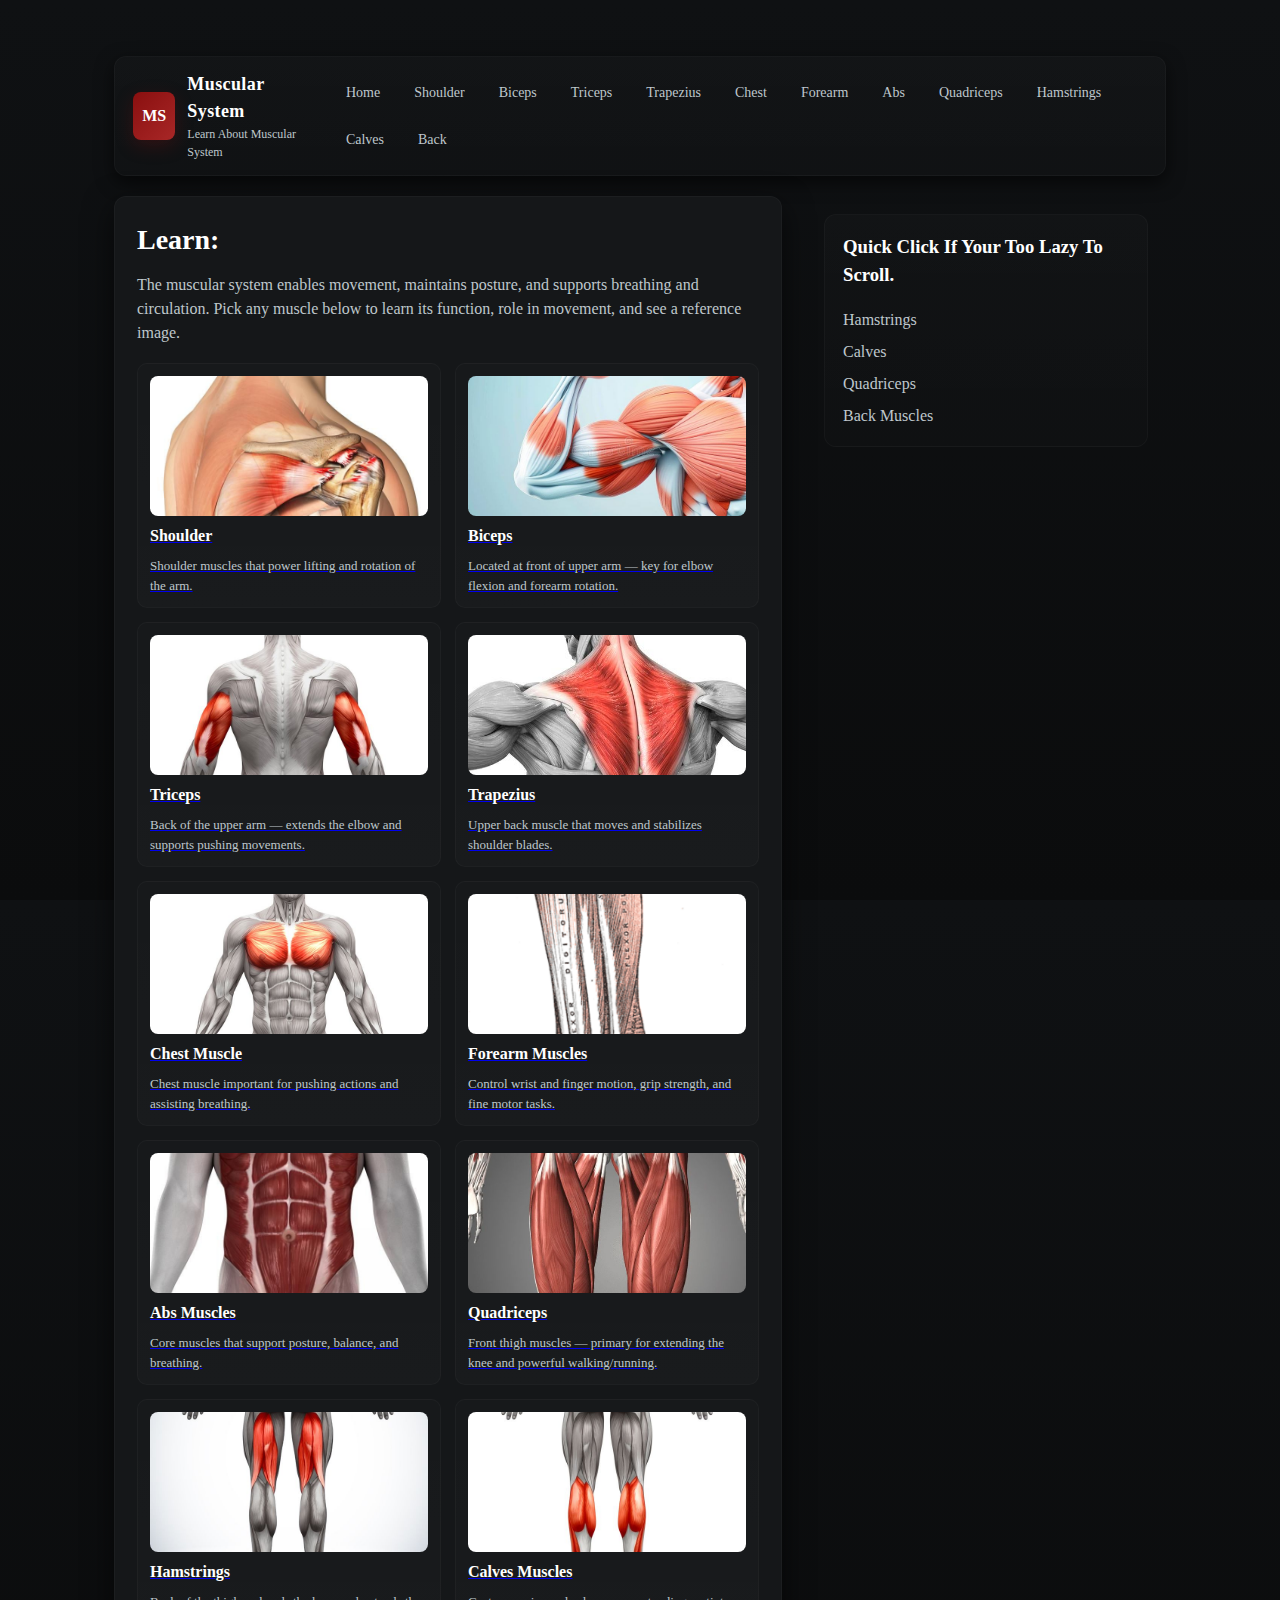
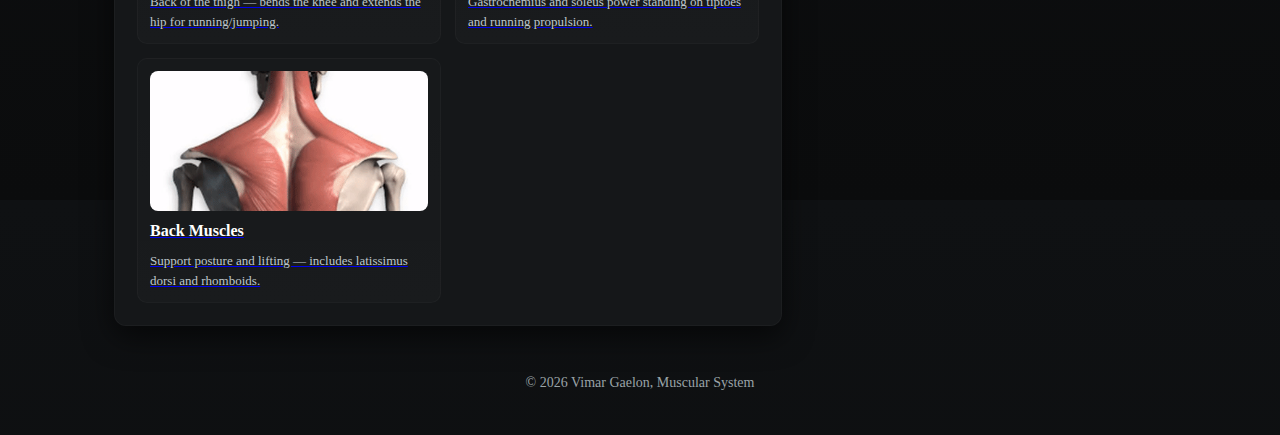
<file: index.html>
<!doctype html>
<html lang="en">
<head>
  <meta charset="utf-8" />
  <meta name="viewport" content="width=device-width,initial-scale=1" />
  <title>Muscular System — Interactive Sytem.Home</title>
  <link rel="stylesheet" href="css/styles.css">
</head>

<body>
  <div class="container">
    <header class="site-header">
      <div class="brand">
        <div class="logo">MS</div>
        <div>
          <h1>Muscular System</h1>
          <div style="font-size:12px; color:var(--muted)">Learn About Muscular System</div>
        </div>
      </div>

      <nav class="nav" aria-label="Primary">
        <a href="index.html">Home</a>
        <a href="shoulder.html">Shoulder</a>
        <a href="biceps.html">Biceps</a>
        <a href="triceps.html">Triceps</a>
        <a href="trapezius.html">Trapezius</a>
        <a href="chest.html">Chest</a>
        <a href="forearm.html">Forearm</a>
        <a href="abs.html">Abs</a>
        <a href="quadriceps.html">Quadriceps</a>
        <a href="hamstrings.html">Hamstrings</a>
        <a href="calves.html">Calves</a>
        <a href="back.html">Back</a>
      </nav>
    </header>

    <section class="hero">
      <div class="hero-card">
        <h2>Learn:</h2>
        <p>The muscular system enables movement, maintains posture, and supports breathing and circulation. Pick any muscle below to learn its function, role in movement, and see a reference image.</p>

        <div class="grid" style="margin-top:16px;">
          
          <a class="card" href="shoulder.html">
            <img src="images/shoulder.jpg" alt="Shoulder  ">
            <h3>Shoulder</h3>
            <p>Shoulder muscles that power lifting and rotation of the arm.</p>
          </a>

          <a class="card" href="biceps.html">
            <img src="images/biceps.jpg" alt="Biceps">
            <h3>Biceps</h3>
            <p>Located at front of upper arm — key for elbow flexion and forearm rotation.</p>
          </a>

          <a class="card" href="triceps.html">
            <img src="images/triceps.jpg" alt="Triceps">
            <h3>Triceps</h3>
            <p>Back of the upper arm — extends the elbow and supports pushing movements.</p>
          </a>

          <a class="card" href="trapezius.html">
            <img src="images/trapezius.jpg" alt="Trapezius">
            <h3>Trapezius</h3>
            <p>Upper back muscle that moves and stabilizes shoulder blades.</p>
          </a>

          <a class="card" href="chest.html">
            <img src="images/chest.jpg" alt="Chest Major">
            <h3>Chest Muscle</h3>
            <p>Chest muscle important for pushing actions and assisting breathing.</p>
          </a>

          <a class="card" href="forearm.html">
            <img src="images/forearm.png" alt="Forearm Muscles">
            <h3>Forearm Muscles</h3>
            <p>Control wrist and finger motion, grip strength, and fine motor tasks.</p>
          </a>

          <a class="card" href="abs.html">
            <img src="images/abs.jpg" alt="Abs Muscles">
            <h3>Abs Muscles</h3>
            <p> Core muscles that support posture, balance, and breathing.</p>
          </a>

          <a class="card" href="quadriceps.html">
            <img src="images/quadriceps.jpg" alt="Quadriceps">
            <h3>Quadriceps</h3>
            <p>Front thigh muscles — primary for extending the knee and powerful walking/running.</p>
          </a>

          <a class="card" href="hamstrings.html">
            <img src="images/hamstring.jpg" alt="Hamstrings">
            <h3>Hamstrings</h3>
            <p>Back of the thigh — bends the knee and extends the hip for running/jumping.</p>
          </a>

          <a class="card" href="calves.html">
            <img src="images/calves.jpg" alt="Calves Muscles">
            <h3>Calves Muscles</h3>
            <p>Gastrocnemius and soleus power standing on tiptoes and running propulsion.</p>
          </a>

          <a class="card" href="back.html">
            <img src="images/back.gif" alt="Back Muscles">
            <h3>Back Muscles</h3>
            <p>Support posture and lifting — includes latissimus dorsi and rhomboids.</p>
          </a>
        </div>
      </div>

      <!--don't forger to make a quick link-->
      <aside style="padding:18px; align-self:start;">
        <div style="background:linear-gradient(180deg, rgba(255,255,255,0.02), rgba(255,255,255,0.01)); padding:18px; border-radius:12px; border:1px solid rgba(255,255,255,0.03);">
          <h3 style="color:white; margin-top:0">Quick Click If Your Too Lazy To Scroll.</h3>
          <div style="display:flex;flex-direction:column; gap:8px;">
            <a href="hamstrings.html" style="color:var(--muted); text-decoration:none;">Hamstrings</a>
            <a href="calves.html" style="color:var(--muted); text-decoration:none;">Calves</a>
            <a href="quadriceps.html" style="color:var(--muted); text-decoration:none;">Quadriceps</a>
            <a href="back.html" style="color:var(--muted); text-decoration:none;">Back Muscles</a>
          </div>
        </div>
      </aside>
    </section>

    <footer class="site-footer">
      © <span id="year"></span> Vimar Gaelon, Muscular System 
    </footer>
  </div>

  <script>
    
    document.getElementById('year').textContent = new Date().getFullYear();
  </script>
</body>
</html>
</file>
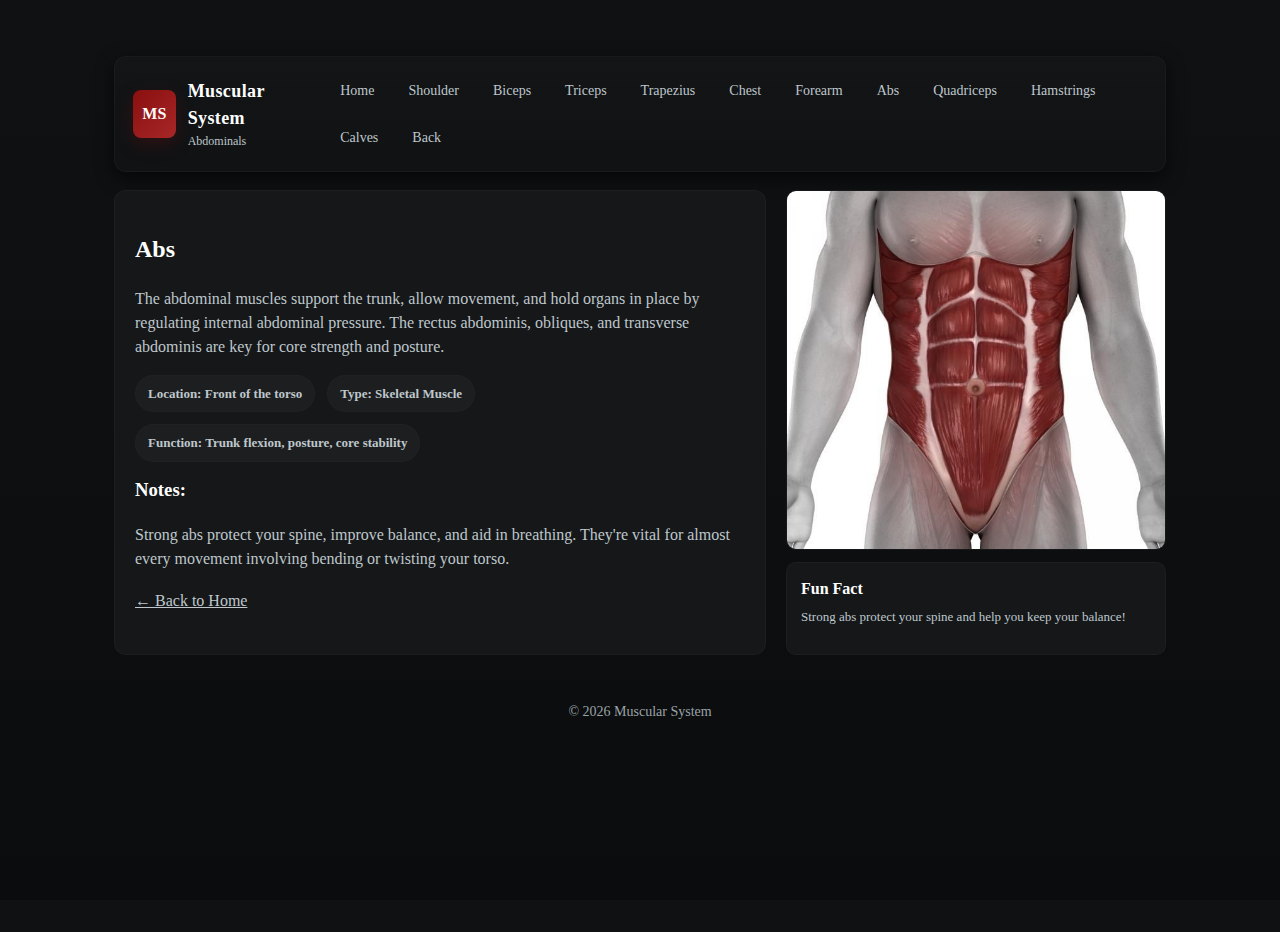
<file: abs.html>
<!doctype html>
<html lang="en">
<head>
  <meta charset="utf-8" />
  <meta name="viewport" content="width=device-width,initial-scale=1" />
  <title>Abs — Muscular System</title>
  <link rel="stylesheet" href="css/styles.css">
</head>

<body>
  <div class="container">
    <header class="site-header">
      <div class="brand">
        <div class="logo">MS</div>
        <div>
          <h1>Muscular System</h1>
          <div style="font-size:12px; color:var(--muted)">Abdominals</div>
        </div>
      </div>


      <nav class="nav">
        <a href="index.html">Home</a>
        <a href="shoulder.html">Shoulder</a>
        <a href="biceps.html">Biceps</a>
        <a href="triceps.html">Triceps</a>
        <a href="trapezius.html">Trapezius</a>
        <a href="chest.html">Chest</a>
        <a href="forearm.html">Forearm</a>
        <a href="abs.html">Abs</a>
        <a href="quadriceps.html">Quadriceps</a>
        <a href="hamstrings.html">Hamstrings</a>
        <a href="calves.html">Calves</a>
        <a href="back.html">Back</a>
      </nav>
    </header>


    <main class="detail">
      <div class="panel">
        <h2 style="color:white">Abs</h2>
        <p style="color:var(--muted)">
          The abdominal muscles support the trunk, allow movement, and hold organs in place by regulating internal abdominal pressure.
          The rectus abdominis, obliques, and transverse abdominis are key for core strength and posture.
        </p>


        <div class="kv" style="margin-top:12px;">
          <div class="pill">Location: Front of the torso</div>
          <div class="pill">Type: Skeletal Muscle</div>
          <div class="pill">Function: Trunk flexion, posture, core stability</div>
        </div>


        <h3 style="color:white; margin-top:14px">Notes:</h3>
        <p style="color:var(--muted)">
          Strong abs protect your spine, improve balance, and aid in breathing. They're vital for almost every movement involving bending or twisting your torso.
        </p>


        <p style="margin-top:18px">
          <a href="index.html" style="color:var(--muted); text-decoration:underline">← Back to Home</a>
        </p>
      </div>


      <aside>
        <img src="images/abs.jpg" alt="Abdominal Muscles">
        <div style="margin-top:12px; padding:14px; background:var(--card); border-radius:10px; border:1px solid rgba(255,255,255,0.03);">
          <h4 style="margin:0; color:white">Fun Fact</h4>
          <p style="color:var(--muted); font-size:13px; margin-top:6px;">
            Strong abs protect your spine and help you keep your balance!
          </p>

        </div>
      </aside>
    </main>

    <footer class="site-footer">© <span id="year-abs"></span> Muscular System</footer>
  </div>
<script>document.getElementById('year-abs').textContent=new Date().getFullYear();</script>
</body>
</html>
</file>
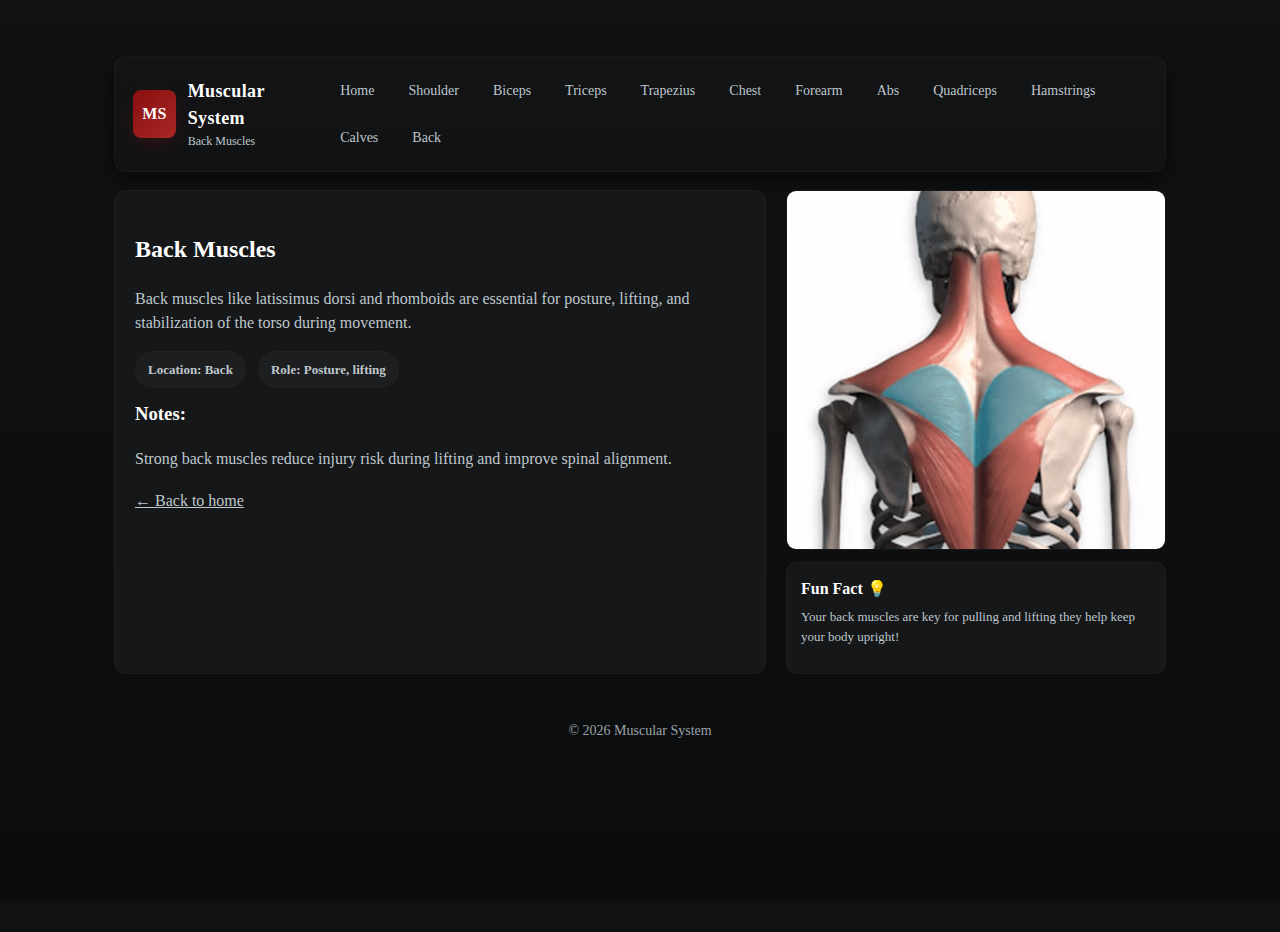
<file: back.html>
<!doctype html>
<html lang="en">
<head><meta charset="utf-8"><meta name="viewport" content="width=device-width,initial-scale=1">
  <title>Back Muscles — Muscular System</title>
  <link rel="stylesheet" href="css/styles.css">
</head>

<body>

  <div class="container">
    <header class="site-header">
      <div class="brand"><div class="logo">MS</div>
      <div><h1>Muscular System</h1>
        <div style="font-size:12px; color:var(--muted)">Back Muscles</div>
      </div>
      </div>


      <nav class="nav">
        <a href="index.html">Home</a>
        <a href="shoulder.html">Shoulder</a>
        <a href="biceps.html">Biceps</a>
        <a href="triceps.html">Triceps</a>
        <a href="trapezius.html">Trapezius</a>
        <a href="chest.html">Chest</a>
        <a href="forearm.html">Forearm</a>
        <a href="abs.html">Abs</a>
        <a href="quadriceps.html">Quadriceps</a>
        <a href="hamstrings.html">Hamstrings</a>
        <a href="calves.html">Calves</a>
        <a href="back.html">Back</a>
      </nav>
    </header>


    <main class="detail">
      <div class="panel">
        <h2 style="color:white">Back Muscles</h2>
        <p style="color:var(--muted)">Back muscles like latissimus dorsi and rhomboids are essential for posture, lifting, and stabilization of the torso during movement.</p>
        <div class="kv" style="margin-top:12px;"><div class="pill">Location: Back</div>
        <div class="pill">Role: Posture, lifting</div>
      </div>

        <h3 style="color:white; margin-top:12px">Notes:</h3>
        <p style="color:var(--muted)">Strong back muscles reduce injury risk during lifting and improve spinal alignment.</p>
        <p style="margin-top:18px"><a href="index.html" style="color:var(--muted); text-decoration:underline">← Back to home</a></p>
     
      </div>


      <aside>
        <img src="images/back.gif" alt="Back Muscles">
        <div style="margin-top:12px; padding:14px; background:var(--card); border-radius:10px; border:1px solid rgba(255,255,255,0.03);">
          <h4 style="margin:0; color:white">Fun Fact 💡</h4>
          <p style="color:var(--muted); font-size:13px; margin-top:6px;">
            Your back muscles are key for pulling and lifting they help keep your body upright!
          </p>

        </div>
      </aside>
    </main>


    <footer class="site-footer">© <span id="year-back"></span> Muscular System</footer>
  </div>
<script>document.getElementById('year-back').textContent=new Date().getFullYear();</script>
</body>
</html>
</file>
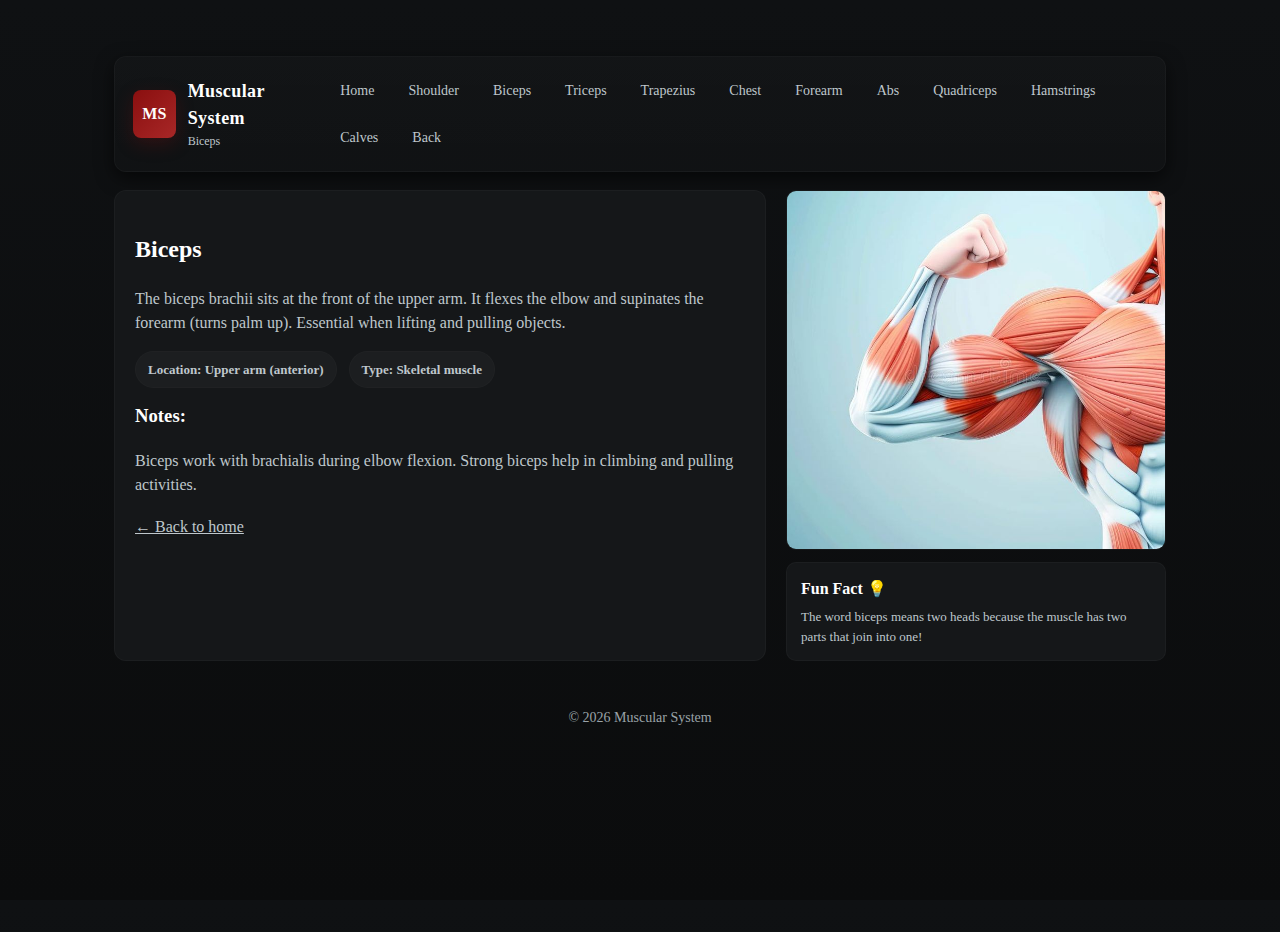
<file: biceps.html>
<!doctype html>
<html lang="en">
<head><meta charset="utf-8" /><meta name="viewport" content="width=device-width,initial-scale=1" />
  <title>Biceps — Muscular System</title>
  <link rel="stylesheet" href="css/styles.css">
</head>

<body>
  <div class="container">
    <header class="site-header">
      <div class="brand"><div class="logo">MS</div><div><h1>Muscular System</h1><div style="font-size:12px; color:var(--muted)">Biceps</div></div></div>
      <nav class="nav">

        <a href="index.html">Home</a>
        <a href="shoulder.html">Shoulder</a>
        <a href="biceps.html">Biceps</a>
        <a href="triceps.html">Triceps</a>
        <a href="trapezius.html">Trapezius</a>
        <a href="chest.html">Chest</a>
        <a href="forearm.html">Forearm</a>
        <a href="abs.html">Abs</a>
        <a href="quadriceps.html">Quadriceps</a>
        <a href="hamstrings.html">Hamstrings</a>
        <a href="calves.html">Calves</a>
        <a href="back.html">Back</a>
      </nav>
    </header>


    <main class="detail">
      <div class="panel">
        <h2 style="color:white">Biceps</h2>
        <p style="color:var(--muted)">The biceps brachii sits at the front of the upper arm. It flexes the elbow and supinates the forearm (turns palm up). Essential when lifting and pulling objects.</p>
        <div class="kv" style="margin-top:12px;"><div class="pill">Location: Upper arm (anterior)</div>
        <div class="pill">Type: Skeletal muscle</div></div>
        
        <h3 style="color:white; margin-top:14px"> Notes:</h3>
        <p style="color:var(--muted)">Biceps work with brachialis during elbow flexion. Strong biceps help in climbing and pulling activities.</p>
        <p style="margin-top:18px"><a href="index.html" style="color:var(--muted); text-decoration:underline">← Back to home</a></p>
      </div>


      <aside>
        <img src="images/biceps.jpg" alt="Biceps">
        <div style="margin-top:12px; padding:14px; background:var(--card); border-radius:10px; border:1px solid rgba(255,255,255,0.03);">
          <h4 style="margin:0; color:white">Fun Fact 💡</h4>
          <p style="margin:6px 0 0 0; color:var(--muted); font-size:13px">
            The word biceps means two heads because the muscle has two parts that join into one!
          </p>
        
        </div>
      </aside>
    </main>


    <footer class="site-footer">© <span id="year-b"></span> Muscular System</footer>
  </div>
<script>document.getElementById('year-b').textContent=new Date().getFullYear();</script>
</body>
</html>
</file>
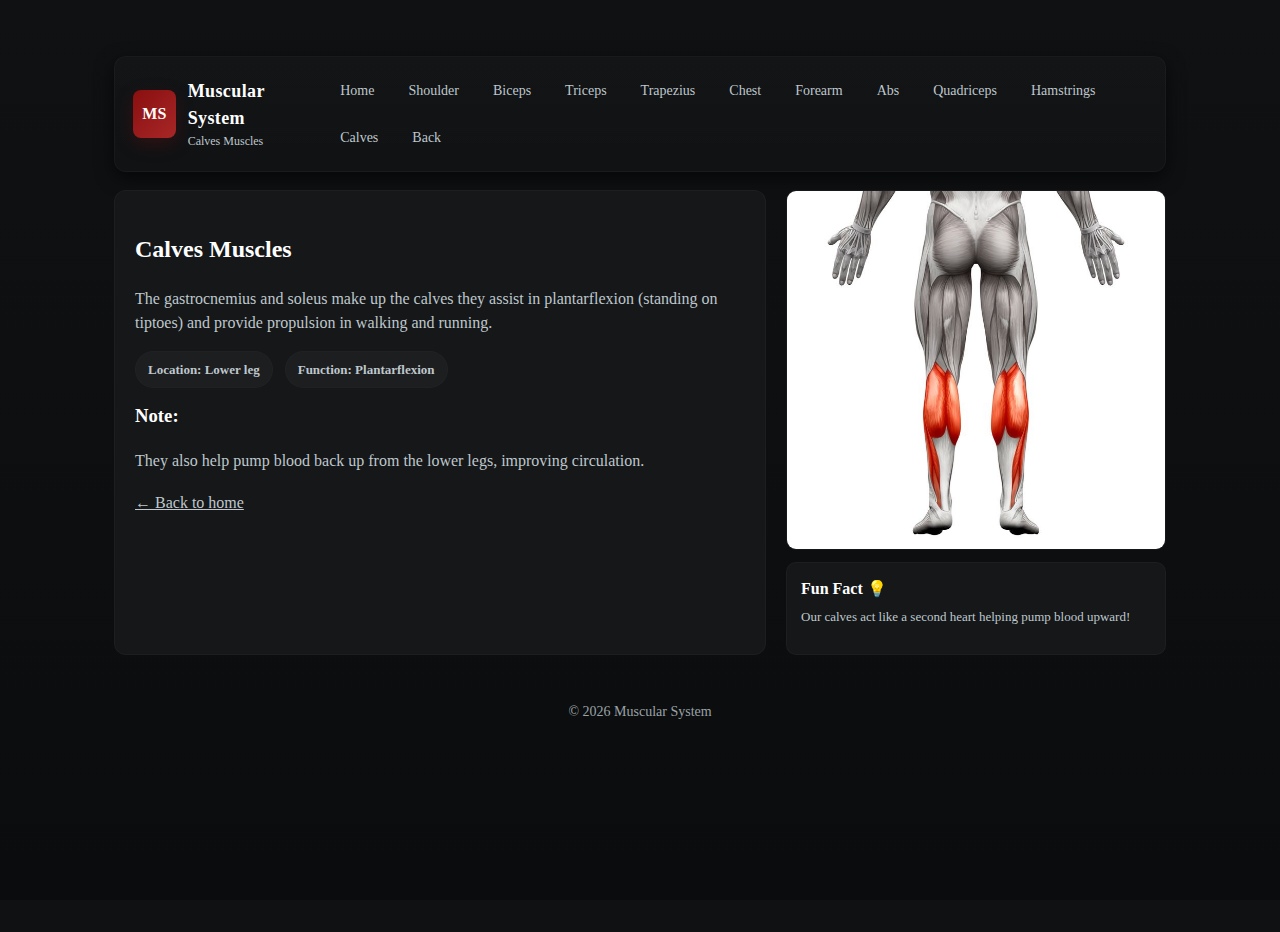
<file: calves.html>
<!doctype html>
<html lang="en">
<head><meta charset="utf-8"><meta name="viewport" content="width=device-width,initial-scale=1">
  <title>Calves Muscles — Muscular System</title>
  <link rel="stylesheet" href="css/styles.css">
</head>

<body>
  <div class="container">
    <header class="site-header">
      <div class="brand"><div class="logo">MS</div><div><h1>Muscular System</h1><div style="font-size:12px; color:var(--muted)">Calves Muscles</div></div></div>
      
      <nav class="nav">
       <a href="index.html">Home</a>
        <a href="shoulder.html">Shoulder</a>
        <a href="biceps.html">Biceps</a>
        <a href="triceps.html">Triceps</a>
        <a href="trapezius.html">Trapezius</a>
        <a href="chest.html">Chest</a>
        <a href="forearm.html">Forearm</a>
        <a href="abs.html">Abs</a>
        <a href="quadriceps.html">Quadriceps</a>
        <a href="hamstrings.html">Hamstrings</a>
        <a href="calves.html">Calves</a>
        <a href="back.html">Back</a>
      </nav>
    </header>

    <main class="detail">
      <div class="panel">
        <h2 style="color:white">Calves Muscles</h2>
        <p style="color:var(--muted)">The gastrocnemius and soleus make up the calves they assist in 
          plantarflexion (standing on tiptoes) and provide propulsion in walking and running.</p>
        <div class="kv" style="margin-top:12px;"><div class="pill">Location: Lower leg</div>
        <div class="pill">Function: Plantarflexion</div></div>  

          <h3 style="color: white; margin-top: 14px;">Note:</h3>
          <p style="color: var(--muted);">They also help pump blood back up from the lower legs, improving circulation.</p>
          <p style="margin-top:18px"><a href="index.html" style="color:var(--muted); text-decoration:underline">← Back to home</a></p>
      </div>

      <aside>
        <img src="images/calves.jpg" alt="Calves Muscles">
        <div style="margin-top:12px; padding:14px; background:var(--card); border-radius:10px; 
         border:1px solid rgba(255,255,255,0.03);">
          <h4 style="margin:0; color:white">Fun Fact 💡</h4>
          <p style="color:var(--muted); font-size:13px; margin-top:6px;"> 
            Our calves act like a second heart helping pump blood upward!
          </p>

        </div>
      </aside>
    </main>

    <footer class="site-footer">© <span id="year-c"></span> Muscular System</footer>
  </div>
<script>document.getElementById('year-c').textContent=new Date().getFullYear();</script>
</body>
</html>
</file>
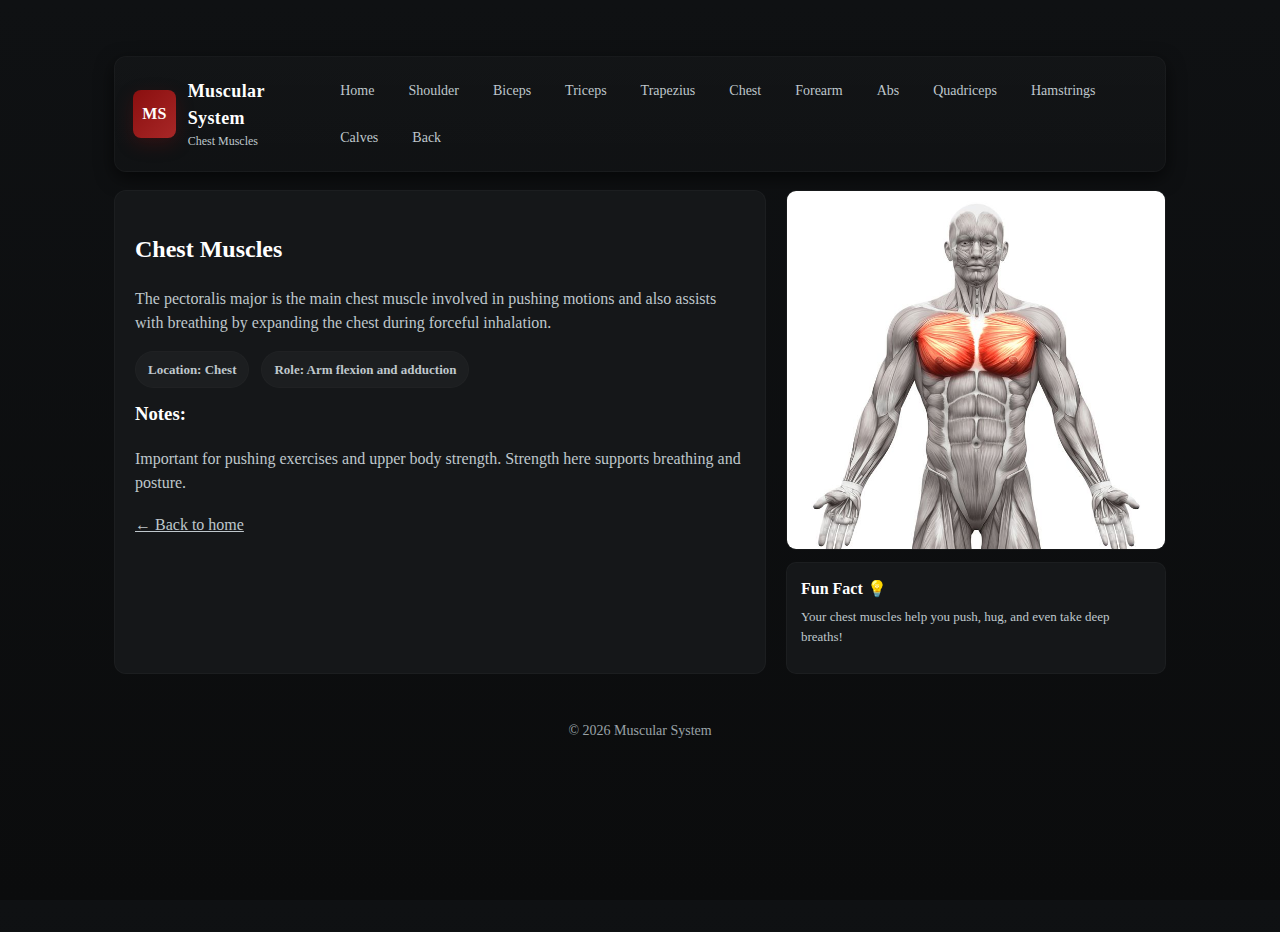
<file: chest.html>
<!doctype html>
<html lang="en">
<head>
  <meta charset="utf-8">
  <meta name="viewport" content="width=device-width,initial-scale=1">
  <title>Chest Muscles — Muscular System</title>
  <link rel="stylesheet" href="css/styles.css">
</head>

<body>
  <div class="container">
    <header class="site-header">
      <div class="brand">
        <div class="logo">MS</div>
        <div>
          <h1>Muscular System</h1>
          <div style="font-size:12px; color:var(--muted)">Chest Muscles</div>
        </div>
      </div>
     
      <nav class="nav">
        <a href="index.html">Home</a>
        <a href="shoulder.html">Shoulder</a>
        <a href="biceps.html">Biceps</a>
        <a href="triceps.html">Triceps</a>
        <a href="trapezius.html">Trapezius</a>
        <a href="chest.html">Chest</a>
        <a href="forearm.html">Forearm</a>
        <a href="abs.html">Abs</a>
        <a href="quadriceps.html">Quadriceps</a>
        <a href="hamstrings.html">Hamstrings</a>
        <a href="calves.html">Calves</a>
        <a href="back.html">Back</a>
      </nav>
    </header>

    <main class="detail">
      <div class="panel">
        <h2 style="color:white">Chest Muscles</h2>
        <p style="color:var(--muted)">
          The pectoralis major is the main chest muscle involved in pushing motions and also assists with breathing by expanding the chest during forceful inhalation.
        </p>

        <div class="kv" style="margin-top:12px;">
          <div class="pill">Location: Chest</div>
          <div class="pill">Role: Arm flexion and adduction</div>
        </div>

        <h3 style="color:white; margin-top:12px">Notes:</h3>
        <p style="color:var(--muted)">
          Important for pushing exercises and upper body strength. Strength here supports breathing and posture.
        </p>

        <p style="margin-top:18px;">
          <a href="index.html" style="color:var(--muted); text-decoration:underline">← Back to home</a>
        </p>
      </div>

      <aside>
        <img src="images/chest.jpg" alt="Chest Muscles">
        <div style="margin-top:12px; padding:14px; background:var(--card); border-radius:10px; border:1px solid rgba(255,255,255,0.03);">
          <h4 style="margin:0; color:white">Fun Fact 💡</h4>
          <p style="color:var(--muted); font-size:13px; margin-top:6px;">
            Your chest muscles help you push, hug, and even take deep breaths!
          </p>

        </div>
      </aside>
    </main>

    <footer class="site-footer">
      © <span id="year-p"></span> Muscular System
    </footer>
  </div>

  <script>
    document.getElementById('year-p').textContent = new Date().getFullYear();
  </script>
</body>
</html>
</file>
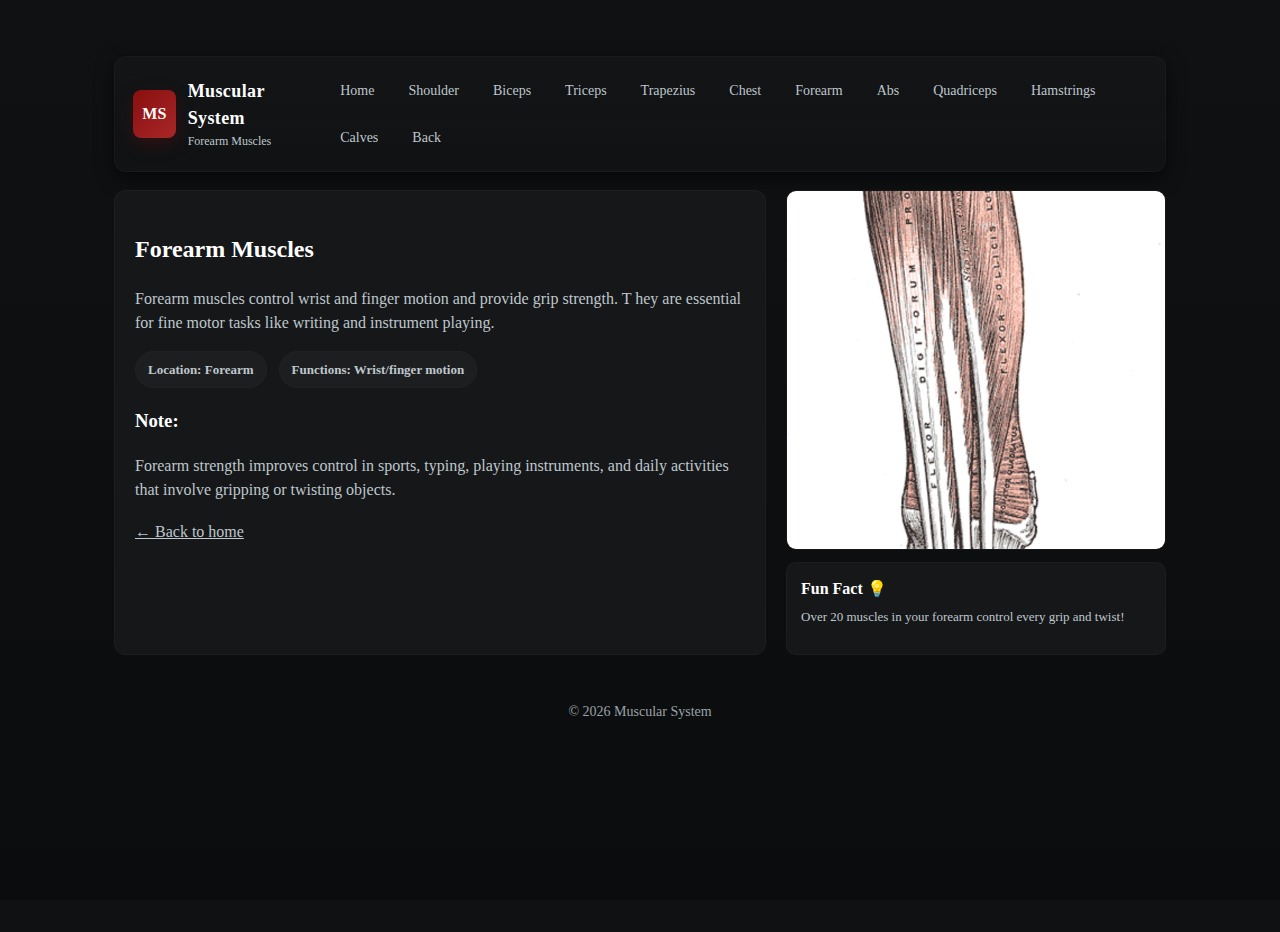
<file: forearm.html>
<!doctype html>
<html lang="en">
<head><meta charset="utf-8"><meta name="viewport" content="width=device-width,initial-scale=1">
  <title>Forearm Muscles — Muscular System</title>
  <link rel="stylesheet" href="css/styles.css">
</head>

<body>
  <div class="container">
    <header class="site-header">
      <div class="brand"><div class="logo">MS</div><div><h1>Muscular System</h1><div style="font-size:12px; color:var(--muted)">Forearm Muscles</div></div></div>
     
      <nav class="nav">
        <a href="index.html">Home</a>
        <a href="shoulder.html">Shoulder</a>
        <a href="biceps.html">Biceps</a>
        <a href="triceps.html">Triceps</a>
        <a href="trapezius.html">Trapezius</a>
        <a href="chest.html">Chest</a>
        <a href="forearm.html">Forearm</a>
        <a href="abs.html">Abs</a>
        <a href="quadriceps.html">Quadriceps</a>
        <a href="hamstrings.html">Hamstrings</a>
        <a href="calves.html">Calves</a>
        <a href="back.html">Back</a>
      </nav>
    </header>

    <main class="detail">
      <div class="panel">
        <h2 style="color:white">Forearm Muscles</h2>
        <p style="color:var(--muted)">Forearm muscles control wrist and finger motion and provide grip strength. T
          hey are essential for fine motor tasks like writing and instrument playing.</p>
        <div class="kv" style="margin-top:12px;"><div class="pill">Location: Forearm</div><div class="pill">Functions: Wrist/finger motion</div></div>
       
        <h3  style="color: white;">Note:</h3>
        <p style=color:var(--muted)>Forearm strength improves control in sports, typing, playing instruments, and daily activities that involve gripping or twisting objects.</p>
        <p style="margin-top:18px"><a href="index.html" style="color:var(--muted); text-decoration:underline">← Back to home</a></p>
      </div>

      <aside>
        <img src="images/forearm.png" alt="Forearm">
        <div style="margin-top:12px; padding:14px; background:var(--card); border-radius:10px; border:1px solid rgba(255,255,255,0.03);">
          <h4 style="margin:0; color:white">Fun Fact 💡</h4>
          <p style="color:var(--muted); font-size:13px; margin-top:6px;">
            Over 20 muscles in your forearm control every grip and twist!
          </p>
          
        </div>
      </aside>
    </main>

    <footer class="site-footer">© <span id="year-f"></span> Muscular System</footer>
  </div>
<script>document.getElementById('year-f').textContent=new Date().getFullYear();</script>
</body>
</html>
</file>
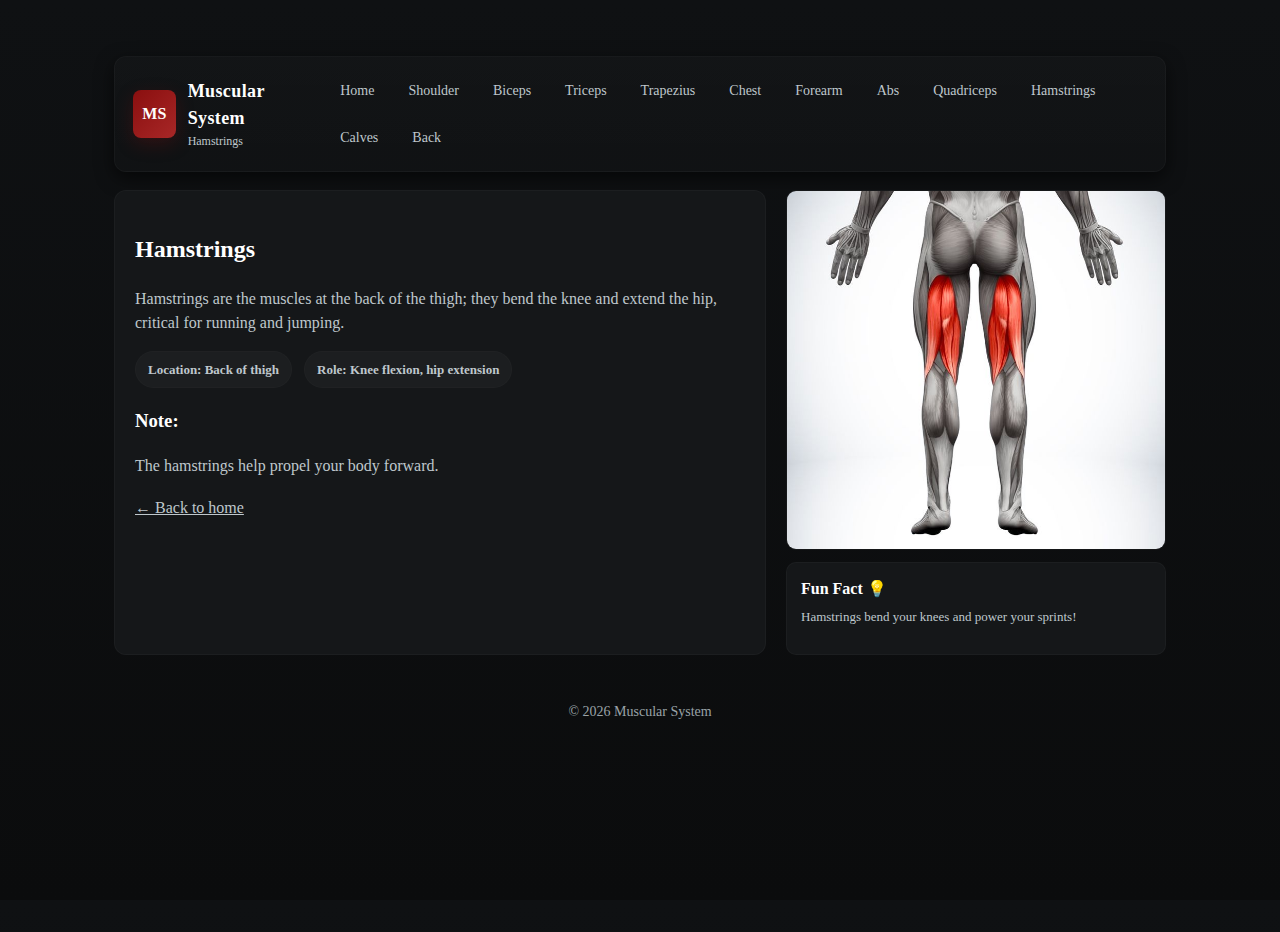
<file: hamstrings.html>
<!doctype html>
<html lang="en">
<head><meta charset="utf-8"><meta name="viewport" content="width=device-width,initial-scale=1">
  <title>Hamstrings — Muscular System</title><link rel="stylesheet" href="css/styles.css">
</head>

<body>
  <div class="container">
    <header class="site-header">
      <div class="brand"><div class="logo">MS</div><div><h1>Muscular System</h1><div style="font-size:12px; color:var(--muted)">Hamstrings</div></div></div>
      <nav class="nav">

        <a href="index.html">Home</a>
        <a href="shoulder.html">Shoulder</a>
        <a href="biceps.html">Biceps</a>
        <a href="triceps.html">Triceps</a>
        <a href="trapezius.html">Trapezius</a>
        <a href="chest.html">Chest</a>
        <a href="forearm.html">Forearm</a>
        <a href="abs.html"> Abs</a>
        <a href="quadriceps.html">Quadriceps</a>
        <a href="hamstrings.html">Hamstrings</a>
        <a href="calves.html">Calves</a>
        <a href="back.html">Back</a>
        
      </nav>
    </header>

    <main class="detail">
      <div class="panel">
        <h2 style="color:white">Hamstrings</h2>
        <p style="color:var(--muted)">Hamstrings are the muscles at the back of the thigh; they bend the knee and extend the hip, critical for running and jumping.</p>
        <div class="kv" style="margin-top:12px;"><div class="pill">Location: Back of thigh</div><div class="pill">Role: Knee flexion, hip extension</div></div>
        
        <h3 style="color: white;">Note:</h3>
        <p style="color: var(--muted);">The hamstrings help propel your body forward.</p>
        <p style="margin-top:18px"><a href="index.html" style="color:var(--muted); text-decoration:underline">← Back to home</a></p>
      </div>

      <aside>
        <img src="images/hamstring.jpg" alt="Hamstrings">
        <div style="margin-top:12px; padding:14px; background:var(--card); border-radius:10px; border:1px solid rgba(255,255,255,0.03);">
          <h4 style="margin:0; color:white">Fun Fact 💡</h4>
          <p style="color:var(--muted); font-size:13px; margin-top:6px;"> 
            Hamstrings bend your knees and power your sprints!
          </p>
          
        </div>
      </aside>
    </main>

    <footer class="site-footer">© <span id="year-h"></span> Muscular System</footer>
  </div>
<script>document.getElementById('year-h').textContent=new Date().getFullYear();</script>
</body>
</html>
</file>
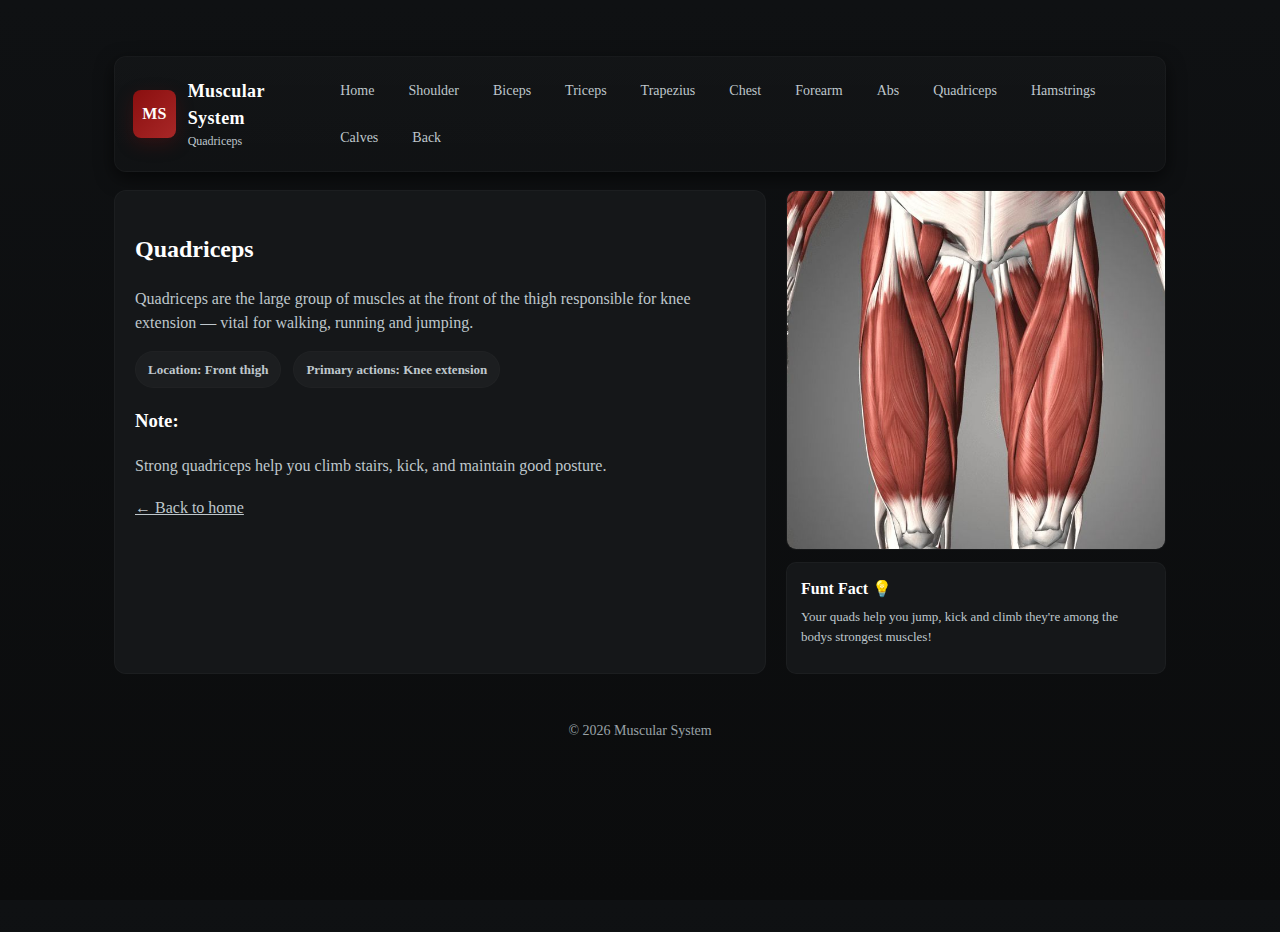
<file: quadriceps.html>
<!doctype html>
<html lang="en">
<head><meta charset="utf-8"><meta name="viewport" content="width=device-width,initial-scale=1">
  <title>Quadriceps — Muscular System</title>
  <link rel="stylesheet" href="css/styles.css">
</head>

<body>
  <div class="container">
    <header class="site-header">
      <div class="brand"><div class="logo">MS</div><div><h1>Muscular System</h1><div style="font-size:12px; color:var(--muted)">Quadriceps</div></div></div>
     

      <nav class="nav">
        <a href="index.html">Home</a>
        <a href="shoulder.html">Shoulder</a>
        <a href="biceps.html">Biceps</a>
        <a href="triceps.html">Triceps</a>
        <a href="trapezius.html">Trapezius</a>
        <a href="chest.html">Chest</a>
        <a href="forearm.html">Forearm</a>
        <a href="abs.html">Abs</a>
        <a href="quadriceps.html">Quadriceps</a>
        <a href="hamstrings.html">Hamstrings</a>
        <a href="calves.html">Calves</a>
        <a href="back.html">Back</a>
      </nav>
    </header>


    <main class="detail">
      <div class="panel">
        <h2 style="color:white">Quadriceps</h2>
        <p style="color:var(--muted)">Quadriceps are the large group of muscles at the front of the thigh responsible for knee extension — vital for walking, running and jumping.</p>
        <div class="kv" style="margin-top:12px;"><div class="pill">Location: Front thigh</div><div class="pill">Primary actions: Knee extension</div></div>
        
        <h3 style="color: white;">Note:</h3>
        <p style="color: var(--muted);"> Strong quadriceps help you climb stairs, kick, and maintain good posture.</p>
        <p style="margin-top:18px"><a href="index.html" style="color:var(--muted); text-decoration:underline">← Back to home</a></p>
      </div>


      <aside>
        <img src="images/quadriceps.jpg" alt="Quadriceps">
        <div style="margin-top:12px; padding:14px; background:var(--card); border-radius:10px; border:1px solid rgba(255,255,255,0.03);">
          <h4 style="margin:0; color:white">Funt Fact 💡</h4>
          <p style="color:var(--muted); font-size:13px; margin-top:6px;"> 
            Your quads help you jump, kick and climb they're among the bodys strongest muscles!
          </p>
          
        </div>
      </aside>
    </main>


    <footer class="site-footer">© <span id="year-q"></span> Muscular System</footer>
  </div>
<script>document.getElementById('year-q').textContent=new Date().getFullYear();</script>
</body>
</html>
</file>
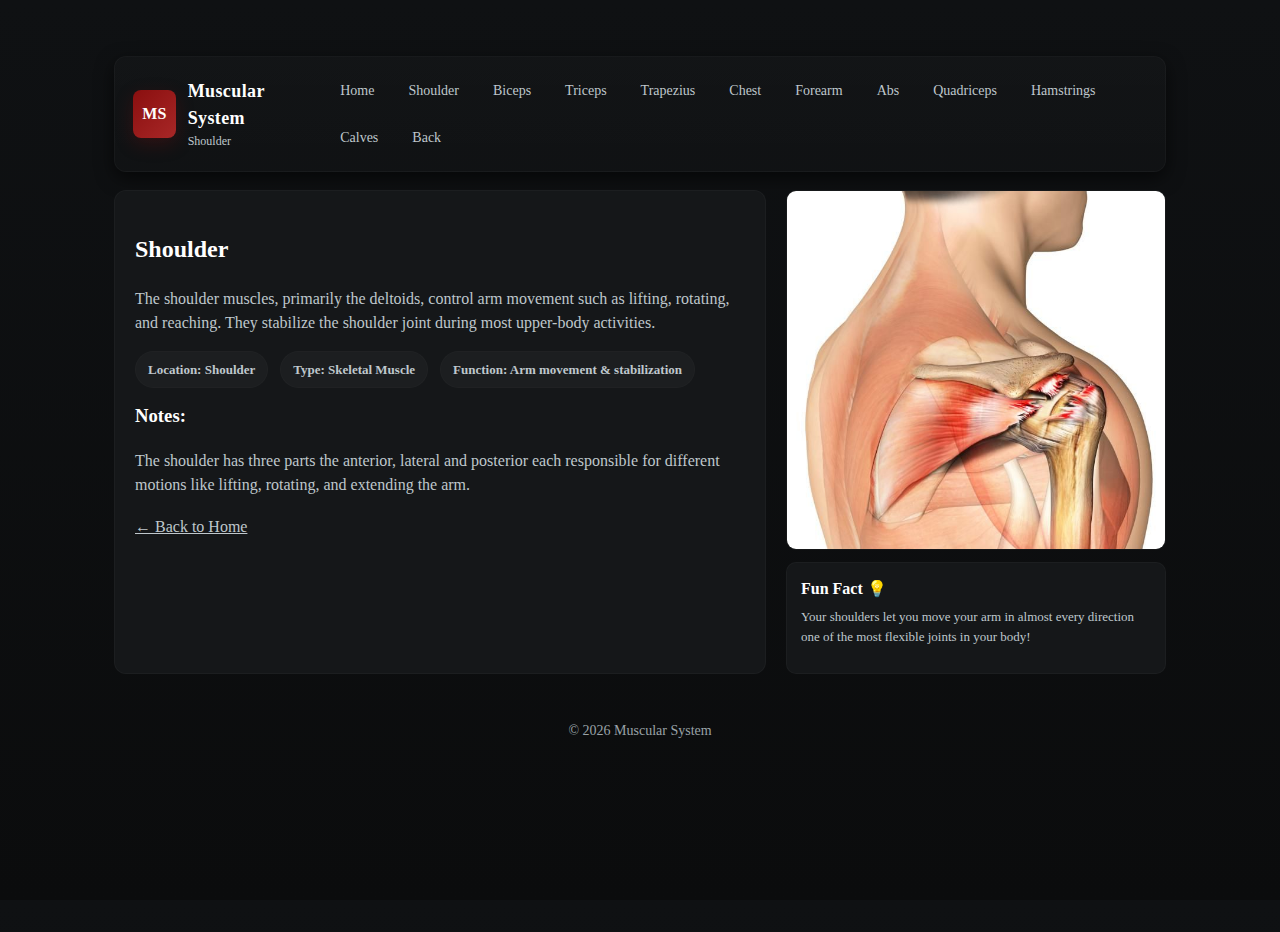
<file: shoulder.html>
<!doctype html>
<html lang="en">
<head>
  <meta charset="utf-8" />
  <meta name="viewport" content="width=device-width,initial-scale=1" />
  <title>Shoulder — Muscular System</title>
  <link rel="stylesheet" href="css/styles.css">
</head>


<body>
  <div class="container">
    <header class="site-header">
      <div class="brand">
        <div class="logo">MS</div>
        <div>
          <h1>Muscular System</h1>
          <div style="font-size:12px; color:var(--muted)">Shoulder</div>
        </div>
      </div>


      <nav class="nav">
        <a href="index.html">Home</a>
        <a href="shoulder.html">Shoulder</a>
        <a href="biceps.html">Biceps</a>
        <a href="triceps.html">Triceps</a>
        <a href="trapezius.html">Trapezius</a>
        <a href="chest.html">Chest</a>
        <a href="forearm.html">Forearm</a>
        <a href="abs.html">Abs</a>
        <a href="quadriceps.html">Quadriceps</a>
        <a href="hamstrings.html">Hamstrings</a>
        <a href="calves.html">Calves</a>
        <a href="back.html">Back</a>
      </nav>
    </header>

    
    <main class="detail">
      <div class="panel">
        <h2 style="color:white">Shoulder </h2>
        <p style="color:var(--muted)">
          The shoulder muscles, primarily the deltoids, control arm movement such as lifting, rotating, and reaching. 
          They stabilize the shoulder joint during most upper-body activities.
        </p>

        <div class="kv" style="margin-top:12px;">
          <div class="pill">Location: Shoulder</div>
          <div class="pill">Type: Skeletal Muscle</div>
          <div class="pill">Function: Arm movement & stabilization</div>
        </div>

        <h3 style="color:white; margin-top:14px">Notes:</h3>
        <p style="color:var(--muted)">
          The shoulder has three parts the anterior, lateral and posterior each responsible for different motions like lifting, rotating, and extending the arm.
        </p>

        <p style="margin-top:18px">
          <a href="index.html" style="color:var(--muted); text-decoration:underline">← Back to Home</a>
        </p>
      </div>

      <aside>
        <img src="images/shoulder.jpg" alt="Shoulder Muscles">
        <div style="margin-top:12px; padding:14px; background:var(--card); border-radius:10px; border:1px solid rgba(255,255,255,0.03);">
          <h4 style="margin:0; color:white">Fun Fact 💡</h4>
          <p style="color:var(--muted); font-size:13px; margin-top:6px;">
           Your shoulders let you move your arm in almost every direction one of the most flexible joints in your body!
          </p>

        </div>
      </aside>
    </main>

    <footer class="site-footer">© <span id="year-s"></span> Muscular System</footer>
  </div>
<script>document.getElementById('year-s').textContent=new Date().getFullYear();</script>
</body>
</html>
</file>
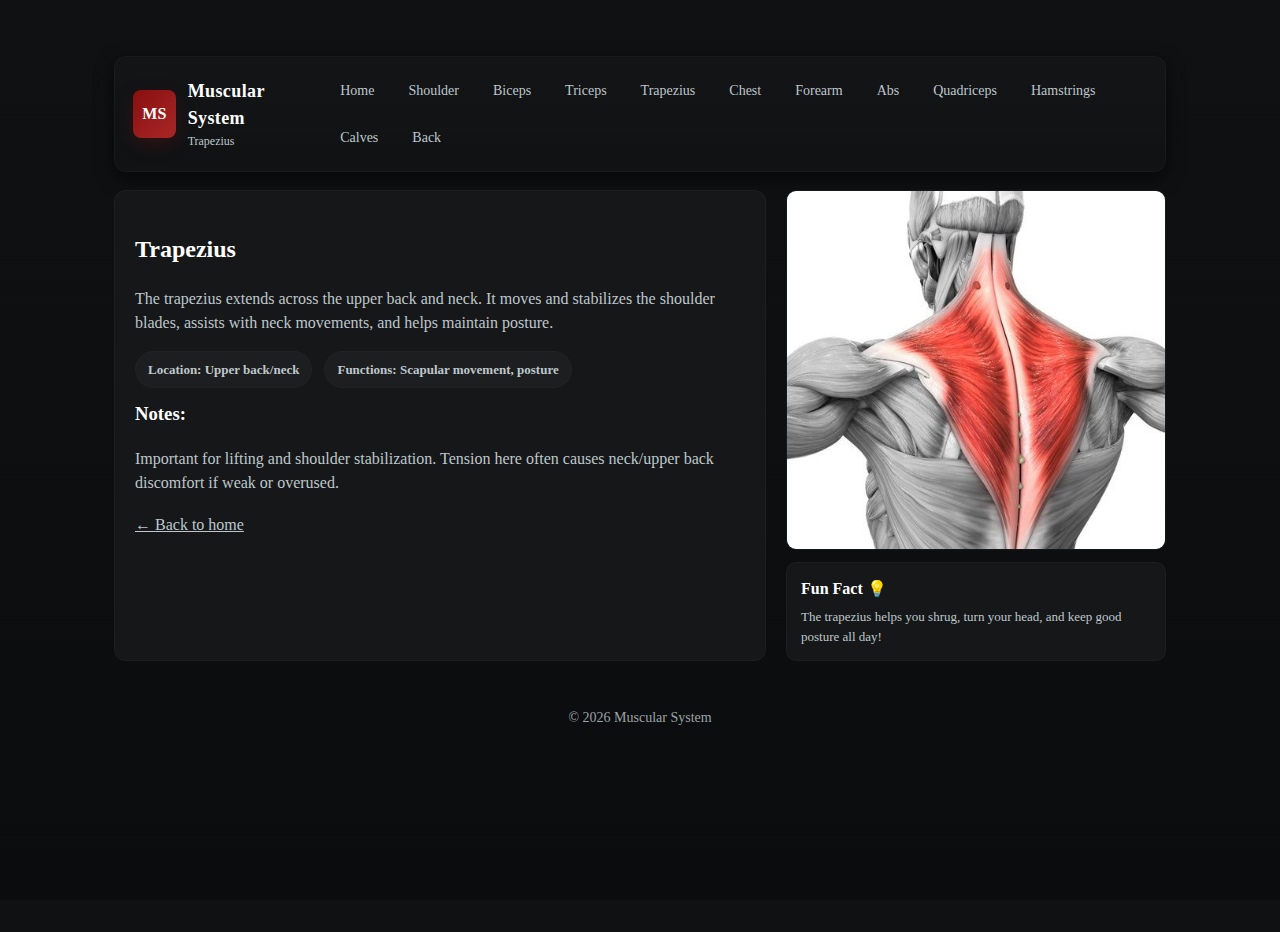
<file: trapezius.html>
<!doctype html>
<html lang="en">
<head><meta charset="utf-8" /><meta name="viewport" content="width=device-width,initial-scale=1" />
  <title>Trapezius — Muscular System</title>
  <link rel="stylesheet" href="css/styles.css">
</head>

<body>
  <div class="container">
    <header class="site-header">
      <div class="brand"><div class="logo">MS</div><div><h1>Muscular System</h1><div style="font-size:12px; color:var(--muted)">Trapezius</div></div></div>
      
      <nav class="nav">
        <a href="index.html">Home</a>
        <a href="shoulder.html">Shoulder</a>
        <a href="biceps.html">Biceps</a>
        <a href="triceps.html">Triceps</a>
        <a href="trapezius.html">Trapezius</a>
        <a href="chest.html">Chest</a>
        <a href="forearm.html">Forearm</a>
        <a href="abs.html">Abs</a>
        <a href="quadriceps.html">Quadriceps</a>
        <a href="hamstrings.html">Hamstrings</a>
        <a href="calves.html">Calves</a>
        <a href="back.html">Back</a>
      </nav>
    </header>


    <main class="detail">
      <div class="panel">
        <h2 style="color:white">Trapezius</h2>
        <p style="color:var(--muted)">The trapezius extends across the upper back and neck. It moves and stabilizes the shoulder blades, assists with neck movements, and helps maintain posture.</p>
        <div class="kv" style="margin-top:12px;"><div class="pill">Location: Upper back/neck</div>
        <div class="pill">Functions: Scapular movement, posture</div></div>
        <h3 style="color:white; margin-top:12px">Notes:</h3>
        <p style="color:var(--muted)">Important for lifting and shoulder stabilization. Tension here often causes neck/upper back discomfort if weak or overused.</p>
        <p style="margin-top:18px"><a href="index.html" style="color:var(--muted); text-decoration:underline">← Back to home</a></p>
      </div>


      <aside>
        <img src="images/trapezius.jpg" alt="Trapezius">
        <div style="margin-top:12px; padding:14px; background:var(--card); border-radius:10px; border:1px solid rgba(255,255,255,0.03);">
          <h4 style="margin:0; color:white">Fun Fact 💡</h4>
          <p style="margin:6px 0 0 0; color:var(--muted); font-size:13px">
            The trapezius helps you shrug, turn your head, and keep good posture all day!
          </p>

        </div>
      </aside>
    </main>

    <footer class="site-footer">© <span id="year-trap"></span> Muscular System</footer>
  </div>
<script>document.getElementById('year-trap').textContent=new Date().getFullYear();</script>
</body>
</html>
</file>
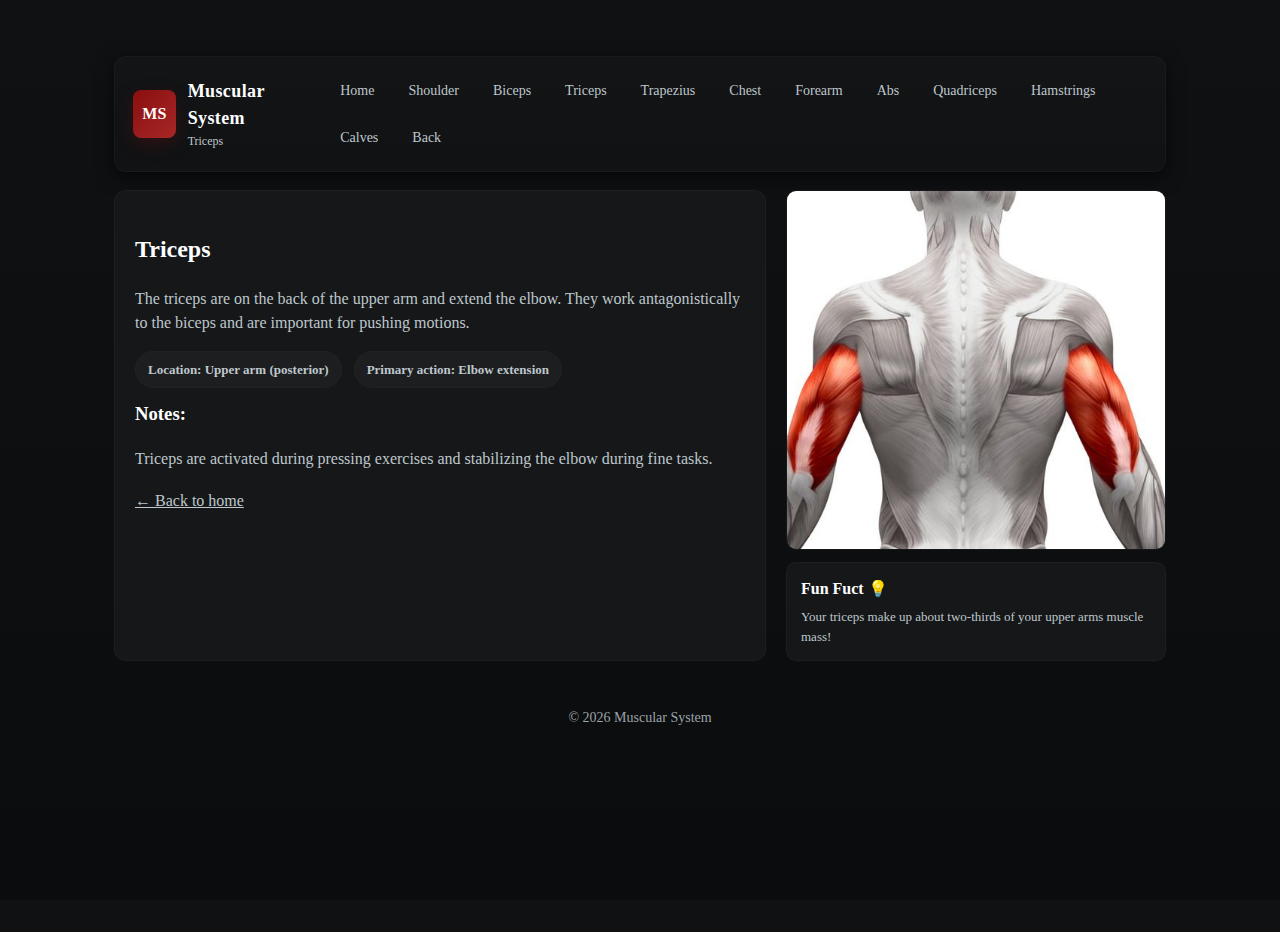
<file: triceps.html>
<!doctype html>
<html lang="en">
<head><meta charset="utf-8" /><meta name="viewport" content="width=device-width,initial-scale=1" />
  <title>Triceps — Muscular System</title>
  <link rel="stylesheet" href="css/styles.css">
</head>

<body>
  <div class="container">
    <header class="site-header">
      <div class="brand"><div class="logo">MS</div><div><h1>Muscular System</h1>
      <div style="font-size:12px; color:var(--muted)">Triceps</div></div></div>

      <nav class="nav">
        <a href="index.html">Home</a>
        <a href="shoulder.html">Shoulder</a>
        <a href="biceps.html">Biceps</a>
        <a href="triceps.html">Triceps</a>
        <a href="trapezius.html">Trapezius</a>
        <a href="chest.html">Chest</a>
        <a href="forearm.html">Forearm</a>
        <a href="abs.html">Abs</a>
        <a href="quadriceps.html">Quadriceps</a>
        <a href="hamstrings.html">Hamstrings</a>
        <a href="calves.html">Calves</a>
        <a href="back.html">Back</a>
      </nav>
    </header>


    <main class="detail">
      <div class="panel">
        <h2 style="color:white">Triceps</h2>
        <p style="color:var(--muted)">The triceps are on the back of the upper arm and extend the elbow. They work antagonistically to the biceps and are important for pushing motions.</p>
        <div class="kv" style="margin-top:12px;"><div class="pill">Location: Upper arm (posterior)</div>
        <div class="pill">Primary action: Elbow extension</div></div>

        <h3 style="color:white; margin-top:12px">Notes:</h3>
        <p style="color:var(--muted)">Triceps are activated during pressing exercises and stabilizing the elbow during fine tasks.</p>
        <p style="margin-top:18px"><a href="index.html" style="color:var(--muted); text-decoration:underline">← Back to home</a></p>
      </div>


      <aside>
        <img src="images/triceps.jpg" alt="Triceps">
        <div style="margin-top:12px; padding:14px; background:var(--card); border-radius:10px; border:1px solid rgba(255,255,255,0.03);">
          <h4 style="margin:0; color:white">Fun Fuct 💡</h4>
          <p style="margin:6px 0 0 0; color:var(--muted); font-size:13px">
           Your triceps make up about two-thirds of your upper arms muscle mass!
          </p>

        </div>
      </aside>
    </main>

    
    <footer class="site-footer">© <span id="year-t"></span> Muscular System</footer>
  </div>
<script>document.getElementById('year-t').textContent=new Date().getFullYear();</script>
</body>
</html>
</file>
<file: css/styles.css>
:root{
  --bg:#0f1113;
  --card:#151719;
  --muted:#bfc7cc;
  --accent:#8a0f0f; /* deep red - muscle highlight */
  --accent-2:#a82727;
  --glass: rgba(255,255,255,0.03);
  --max-width:1100px;
}

*{box-sizing:border-box}
html,body{height:100%}
body{
  margin:0;
  font-family: Georgia, "Times New Roman", serif;
  background: linear-gradient(180deg,var(--bg) 0%, #0b0c0d 100%);
  color:var(--muted);
  -webkit-font-smoothing:antialiased;
  -moz-osx-font-smoothing:grayscale;
  line-height:1.5;
}

/* layout */
.container{
  max-width:var(--max-width);
  margin:32px auto;
  padding:24px;
}

/* nav */
.site-header{
  display:flex;
  align-items:center;
  justify-content:space-between;
  gap:16px;
  padding:14px 18px;
  background:linear-gradient(180deg, rgba(255,255,255,0.02), rgba(255,255,255,0.01));
  border-radius:12px;
  box-shadow:0 6px 18px rgba(0,0,0,0.6);
  border:1px solid rgba(255,255,255,0.03);
}
.brand{
  display:flex;
  align-items:center;
  gap:12px;
}
.logo{
  width:48px;
  height:48px;
  background:linear-gradient(135deg,var(--accent),var(--accent-2));
  border-radius:8px;
  display:flex;
  align-items:center;
  justify-content:center;
  font-weight:700;
  color:white;
  box-shadow:0 6px 18px rgba(138,15,15,0.25);
}
.brand h1{
  margin:0;
  font-size:18px;
  color:#fff;
  letter-spacing:0.4px;
}
.nav{
  display:flex;
  gap:8px;
  flex-wrap:wrap;
}
.nav a{
  color:var(--muted);
  text-decoration:none;
  padding:8px 12px;
  border-radius:8px;
  transition:all .18s ease;
  font-size:14px;
  border:1px solid transparent;
}
.nav a:hover{
  color:white;
  background:rgba(255,255,255,0.02);
  transform:translateY(-3px);
  border-color: rgba(255,255,255,0.04);
}

/* hero */
.hero{
  display:grid;
  grid-template-columns:1fr 360px;
  gap:24px;
  margin-top:20px;
}
.hero-card{
  background:var(--card);
  padding:22px;
  border-radius:12px;
  border:1px solid rgba(255,255,255,0.03);
  box-shadow:0 10px 30px rgba(2,2,2,0.6);
}
.hero h2{
  margin:0 0 12px 0;
  color:#fff;
  font-size:28px;
}
.hero p{color:var(--muted); margin:0 0 18px 0}

/* muscles grid */
.grid{
  display:grid;
  grid-template-columns:repeat(auto-fill,minmax(220px,1fr));
  gap:14px;
  margin-top:18px;
}
.card{
  background:linear-gradient(180deg, rgba(255,255,255,0.01), rgba(255,255,255,0.02));
  padding:12px;
  border-radius:10px;
  overflow:hidden;
  border:1px solid rgba(255,255,255,0.03);
  transition:transform .18s ease, box-shadow .18s ease;
  display:flex;
  flex-direction:column;
  gap:8px;
}
.card:hover{
  transform:translateY(-6px);
  box-shadow:0 14px 34px rgba(0,0,0,0.6);
}
.card img{
  width:100%;
  height:140px;
  object-fit:cover;
  border-radius:8px;
  display:block;
}
.card h3{margin:0; font-size:16px; color:#fff}
.card p{margin:0; font-size:13px; color:var(--muted)}

/* detail page */
.detail{
  display:grid;
  grid-template-columns: 1fr 380px;
  gap:20px;
  margin-top:18px;
}
.detail .panel{
  background:var(--card);
  padding:20px;
  border-radius:12px;
  border:1px solid rgba(255,255,255,0.03);
}
.detail img{
  width:100%;
  height:360px;
  object-fit:cover;
  border-radius:10px;
  border:1px solid rgba(255,255,255,0.04);
  display:block;
}
.kv{
  display:flex;
  gap:12px;
  margin-top:12px;
  flex-wrap:wrap;
}
.kv .pill{
  background:var(--glass);
  padding:8px 12px;
  border-radius:999px;
  font-weight:600;
  color:var(--muted);
  font-size:13px;
  border:1px solid rgba(255,255,255,0.02);
}

/* footer */
.site-footer{
  margin-top:28px;
  padding:18px;
  text-align:center;
  color: #9aa3a8;
  font-size:14px;
}

/* responsive */
@media (max-width:900px){
  .hero{grid-template-columns:1fr}
  .detail{grid-template-columns:1fr}
  .hero-card img{height:220px}
  .detail img{height:260px}
}
@media (max-width:480px){
  .nav{display:none;}
  .site-header{padding:12px}
}
</file>
